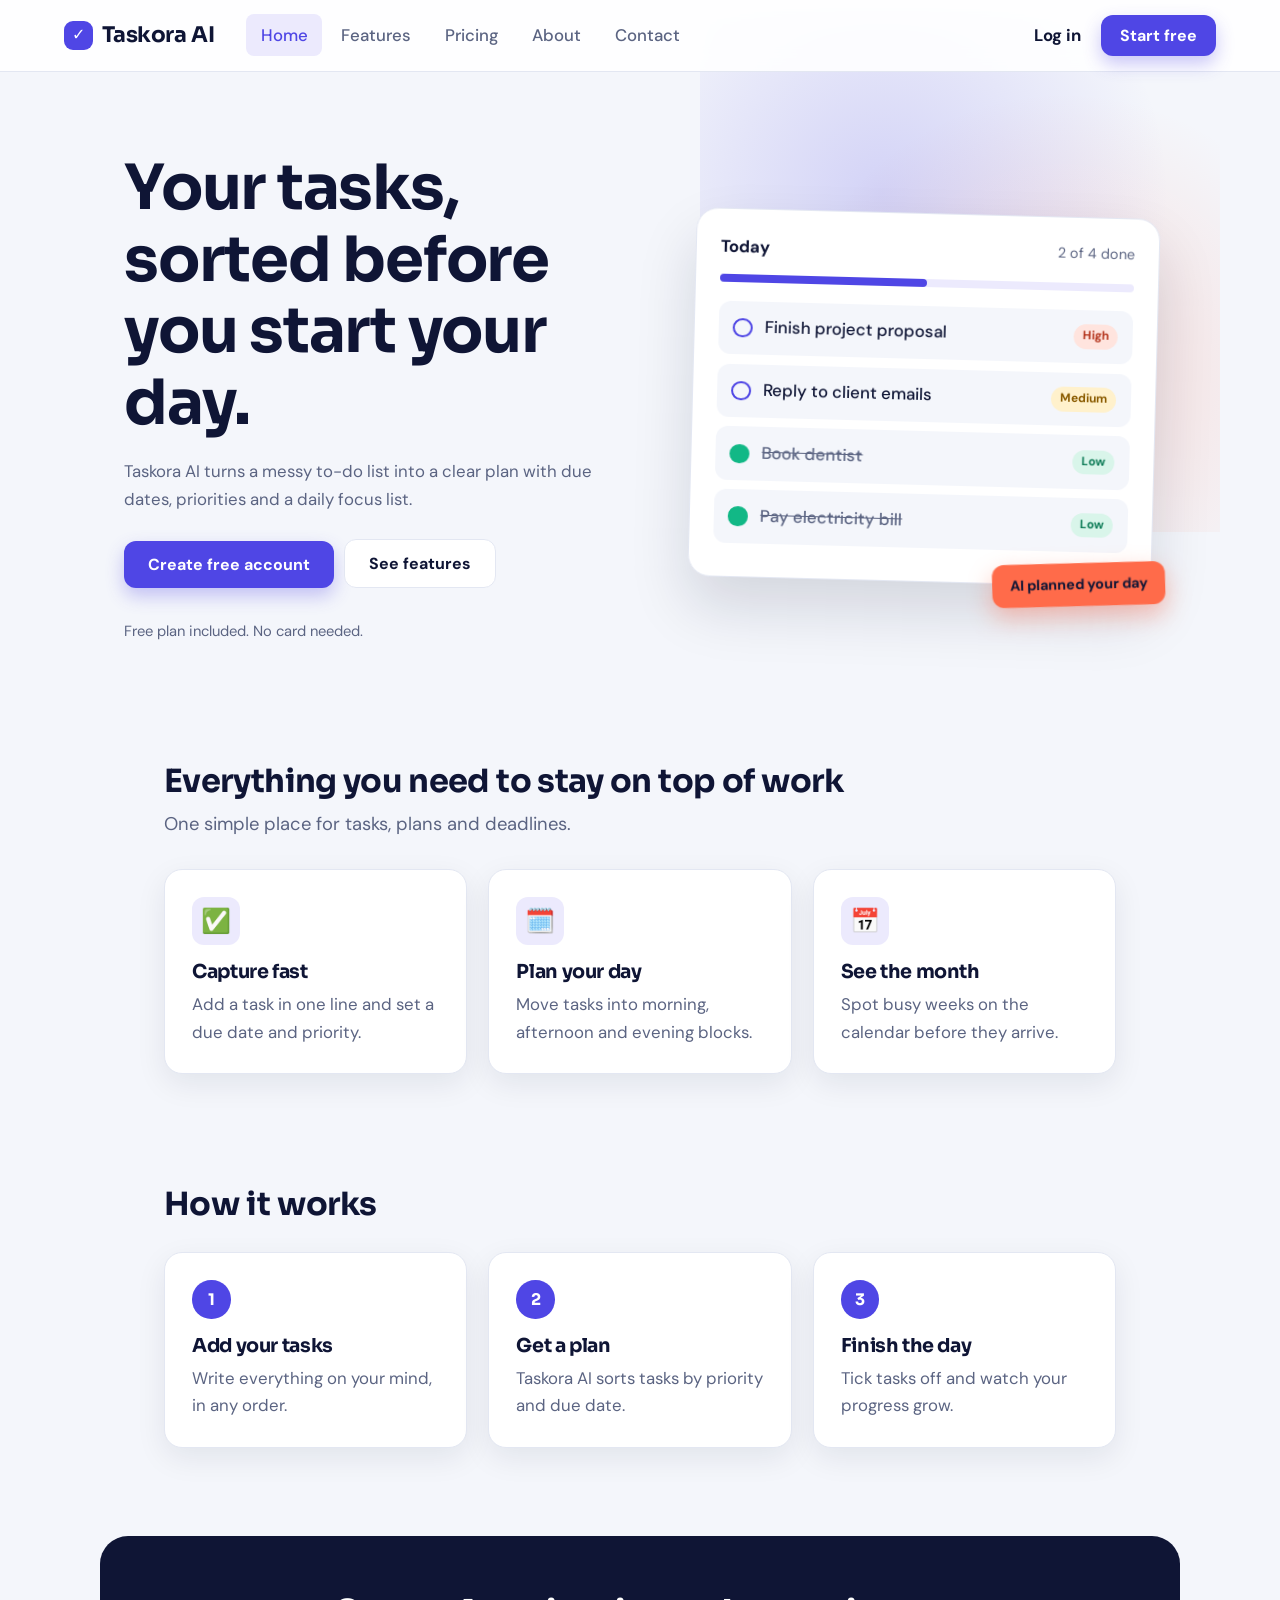
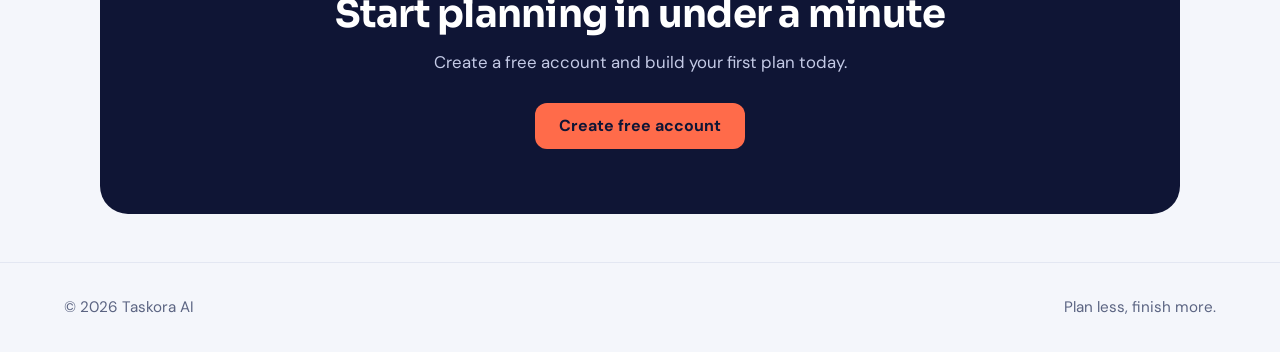
<file: index.html>
<!DOCTYPE html>
<html lang="en">
<head>
  <meta charset="UTF-8">
  <meta name="viewport" content="width=device-width, initial-scale=1">
  <title>Taskora AI</title>
  <link rel="preconnect" href="https://fonts.googleapis.com">
  <link rel="preconnect" href="https://fonts.gstatic.com" crossorigin>
  <link href="https://fonts.googleapis.com/css2?family=DM+Sans:wght@400;500;700&family=Sora:wght@600;700&display=swap" rel="stylesheet">
  <link rel="stylesheet" href="css/style.css">
  <link rel="stylesheet" href="css/animations.css">
</head>
<body>

  <header class="nav">
    <a class="logo" href="index.html">Taskora AI</a>
    <nav>
      <a class="active" href="index.html">Home</a>
      <a href="features.html">Features</a>
      <a href="pricing.html">Pricing</a>
      <a href="about.html">About</a>
      <a href="contact.html">Contact</a>
    </nav>
    <div class="nav-cta">
      <a href="login.html">Log in</a>
      <a class="btn" href="signup.html">Start free</a>
    </div>
  </header>

  <main>
    <section class="hero">
      <div>
        <h1>Your tasks, sorted before you start your day.</h1>
        <p>Taskora AI turns a messy to-do list into a clear plan with due dates, priorities and a daily focus list.</p>
        <a class="btn" href="signup.html">Create free account</a>
        <a class="btn ghost" href="features.html">See features</a>
        <p class="note">Free plan included. No card needed.</p>
      </div>

      <div class="mock">
        <div class="mock-top"><b>Today</b><span>2 of 4 done</span></div>
        <div class="progress"><span></span></div>

        <div class="mrow"><span class="dot"></span><span class="txt">Finish project proposal</span><span class="chip hi">High</span></div>
        <div class="mrow"><span class="dot"></span><span class="txt">Reply to client emails</span><span class="chip md">Medium</span></div>
        <div class="mrow done"><span class="dot"></span><span class="txt">Book dentist</span><span class="chip lo">Low</span></div>
        <div class="mrow done"><span class="dot"></span><span class="txt">Pay electricity bill</span><span class="chip lo">Low</span></div>

        <div class="badge">AI planned your day</div>
      </div>
    </section>

    <section class="section">
      <h2>Everything you need to stay on top of work</h2>
      <p class="lead">One simple place for tasks, plans and deadlines.</p>

      <div class="grid">
        <article class="card">
          <div class="icon">✅</div>
          <h3>Capture fast</h3>
          <p>Add a task in one line and set a due date and priority.</p>
        </article>
        <article class="card">
          <div class="icon">🗓️</div>
          <h3>Plan your day</h3>
          <p>Move tasks into morning, afternoon and evening blocks.</p>
        </article>
        <article class="card">
          <div class="icon">📅</div>
          <h3>See the month</h3>
          <p>Spot busy weeks on the calendar before they arrive.</p>
        </article>
      </div>
    </section>

    <section class="section">
      <h2>How it works</h2>

      <div class="steps">
        <article class="card step">
          <div class="num">1</div>
          <h3>Add your tasks</h3>
          <p>Write everything on your mind, in any order.</p>
        </article>
        <article class="card step">
          <div class="num">2</div>
          <h3>Get a plan</h3>
          <p>Taskora AI sorts tasks by priority and due date.</p>
        </article>
        <article class="card step">
          <div class="num">3</div>
          <h3>Finish the day</h3>
          <p>Tick tasks off and watch your progress grow.</p>
        </article>
      </div>
    </section>

    <section class="cta">
      <h2>Start planning in under a minute</h2>
      <p>Create a free account and build your first plan today.</p>
      <a class="btn" href="signup.html">Create free account</a>
    </section>
  </main>

  <footer class="footer">
    <p>&copy; 2026 Taskora AI</p>
    <p>Plan less, finish more.</p>
  </footer>

</body>
</html>
</file>
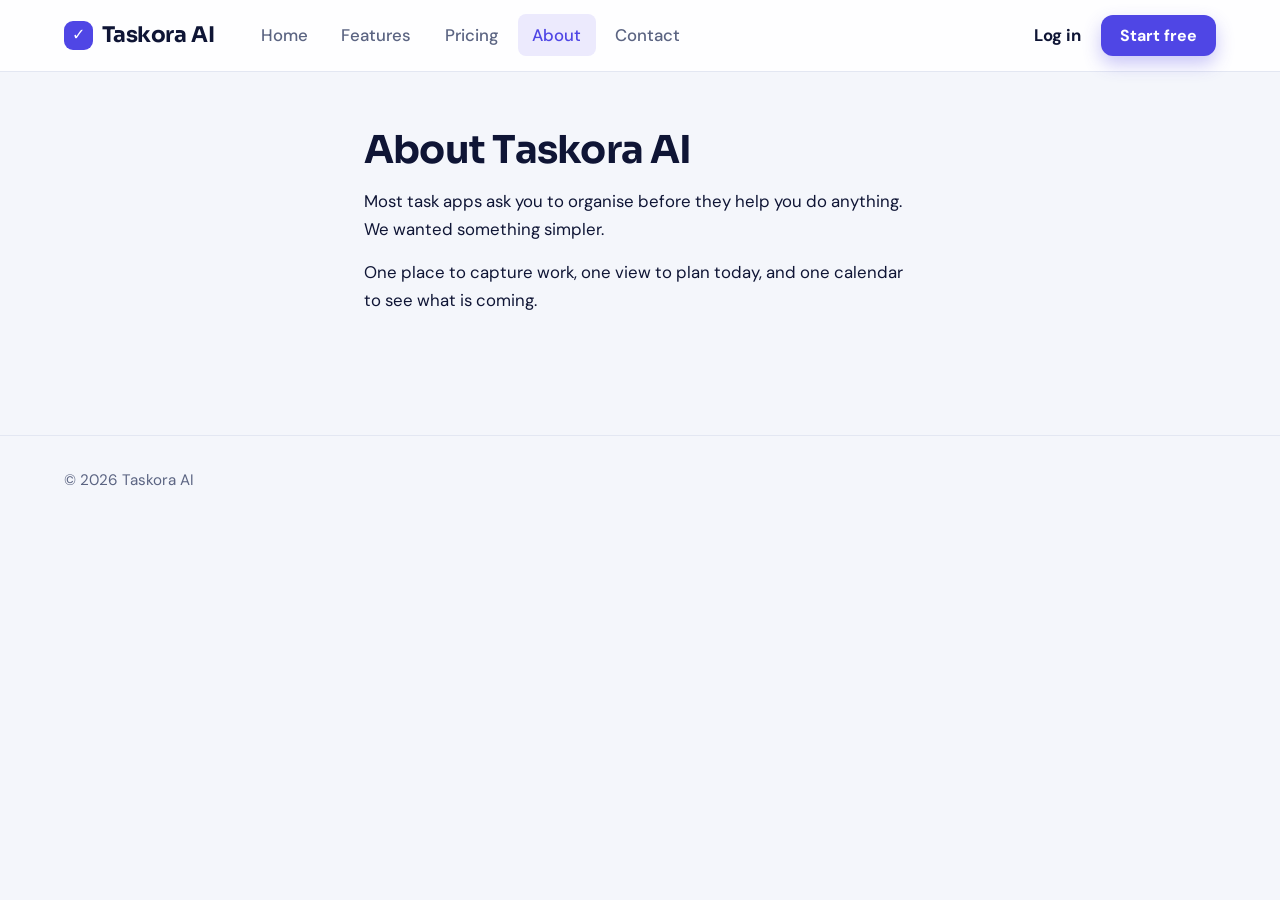
<file: about.html>
<!DOCTYPE html>
<html lang="en">

<head>
    <meta charset="UTF-8">
    <meta name="viewport" content="width=device-width, initial-scale=1">
    <title>About | Taskora AI</title>
    <link rel="stylesheet" href="css/style.css">
    <link rel="preconnect" href="https://fonts.googleapis.com">
    <link rel="preconnect" href="https://fonts.gstatic.com" crossorigin>
    <link href="https://fonts.googleapis.com/css2?family=DM+Sans:wght@400;500;700&family=Sora:wght@600;700&display=swap"
        rel="stylesheet">
    <link rel="stylesheet" href="css/animations.css">
</head>

<body>

    <header class="nav">
        <a class="logo" href="index.html">Taskora AI</a>
        <nav>
            <a href="index.html">Home</a>
            <a href="features.html">Features</a>
            <a href="pricing.html">Pricing</a>
            <a class="active" href="about.html">About</a>
            <a href="contact.html">Contact</a>
        </nav>
        <div class="nav-cta">
            <a href="login.html">Log in</a>
            <a class="btn" href="signup.html">Start free</a>
        </div>
    </header>

    <main>
        <section class="section narrow">
            <h1>About Taskora AI</h1>
            <p>Most task apps ask you to organise before they help you do anything. We wanted something simpler.</p>
            <p>One place to capture work, one view to plan today, and one calendar to see what is coming.</p>
        </section>
    </main>

    <footer class="footer">
        <p>&copy; 2026 Taskora AI</p>
    </footer>

</body>

</html>
</file>
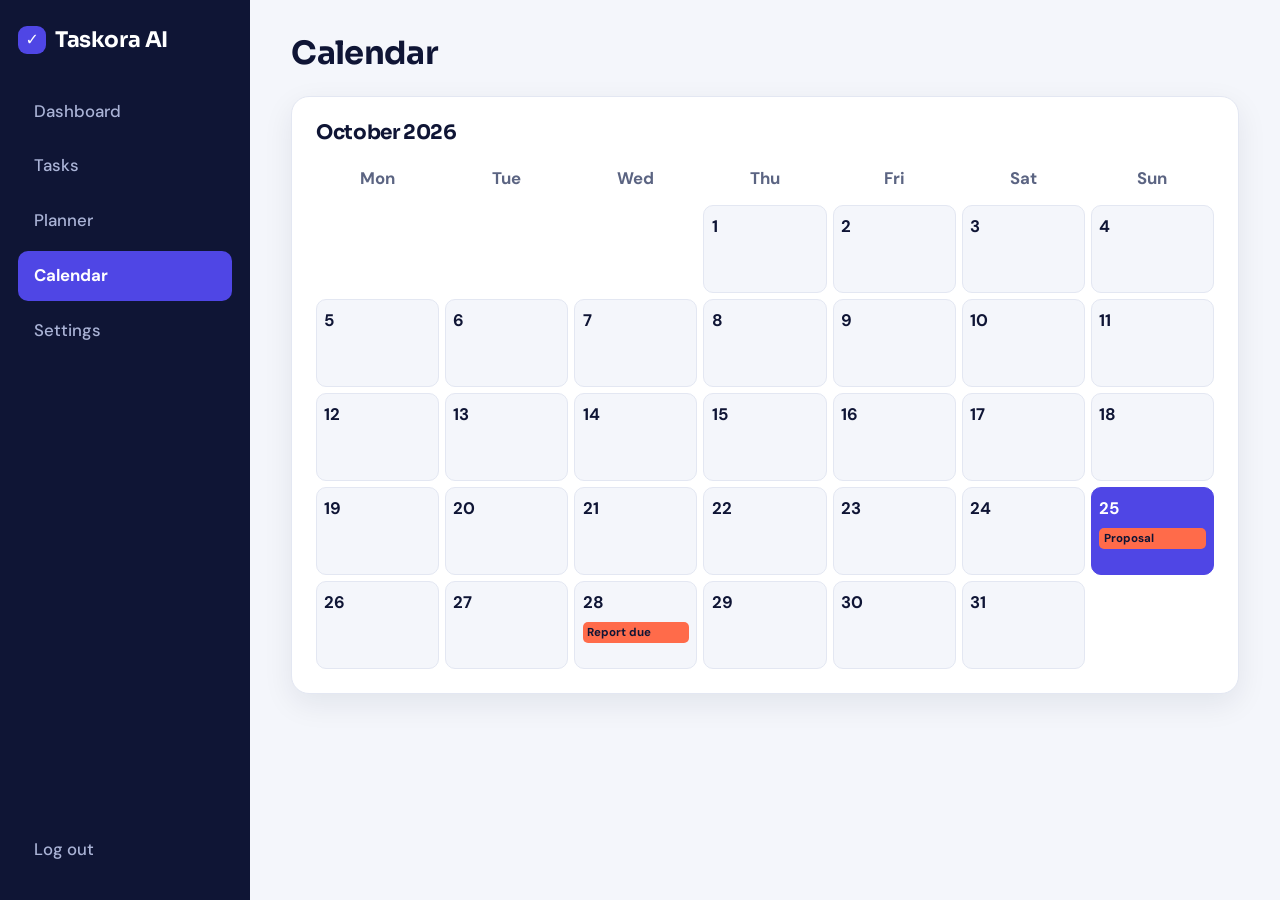
<file: calendar.html>
<!DOCTYPE html>
<html lang="en">

<head>
    <meta charset="UTF-8">
    <meta name="viewport" content="width=device-width, initial-scale=1">
    <title>Calendar | Taskora AI</title>
    <link rel="stylesheet" href="css/style.css">
    <link rel="stylesheet" href="css/dashboard.css">
    <link rel="preconnect" href="https://fonts.googleapis.com">
    <link rel="preconnect" href="https://fonts.gstatic.com" crossorigin>
    <link href="https://fonts.googleapis.com/css2?family=DM+Sans:wght@400;500;700&family=Sora:wght@600;700&display=swap"
        rel="stylesheet">
    <link rel="stylesheet" href="css/animations.css">
</head>

<body class="app">

    <aside class="side">
        <a class="logo" href="index.html">Taskora AI</a>
        <nav>
            <a href="dashboard.html">Dashboard</a>
            <a href="tasks.html">Tasks</a>
            <a href="planner.html">Planner</a>
            <a class="active" href="calendar.html">Calendar</a>
            <a href="settings.html">Settings</a>
        </nav>
        <a class="out" href="login.html">Log out</a>
    </aside>

    <main class="panel">
        <h1>Calendar</h1>

        <section class="box">
            <h2>October 2026</h2>

            <div class="cal">
                <div class="dow">Mon</div>
                <div class="dow">Tue</div>
                <div class="dow">Wed</div>
                <div class="dow">Thu</div>
                <div class="dow">Fri</div>
                <div class="dow">Sat</div>
                <div class="dow">Sun</div>

                <div class="day empty"></div>
                <div class="day empty"></div>
                <div class="day empty"></div>

                <div class="day">1</div>
                <div class="day">2</div>
                <div class="day">3</div>
                <div class="day">4</div>
                <div class="day">5</div>
                <div class="day">6</div>
                <div class="day">7</div>
                <div class="day">8</div>
                <div class="day">9</div>
                <div class="day">10</div>
                <div class="day">11</div>
                <div class="day">12</div>
                <div class="day">13</div>
                <div class="day">14</div>
                <div class="day">15</div>
                <div class="day">16</div>
                <div class="day">17</div>
                <div class="day">18</div>
                <div class="day">19</div>
                <div class="day">20</div>
                <div class="day">21</div>
                <div class="day">22</div>
                <div class="day">23</div>
                <div class="day">24</div>
                <div class="day today">25<small>Proposal</small></div>
                <div class="day">26</div>
                <div class="day">27</div>
                <div class="day">28<small>Report due</small></div>
                <div class="day">29</div>
                <div class="day">30</div>
                <div class="day">31</div>
            </div>
        </section>
    </main>

</body>

</html>
</file>
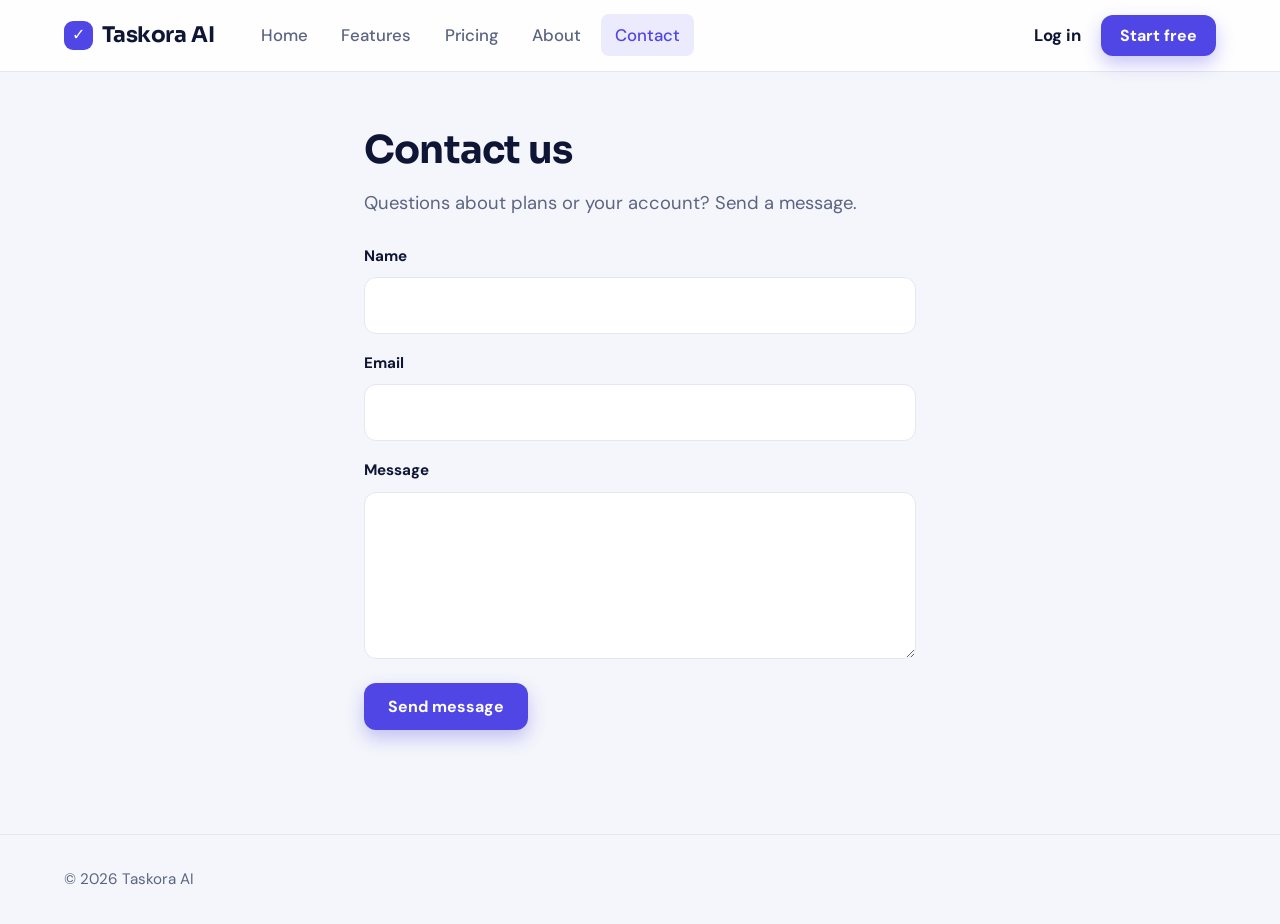
<file: contact.html>
<!DOCTYPE html>
<html lang="en">

<head>
    <meta charset="UTF-8">
    <meta name="viewport" content="width=device-width, initial-scale=1">
    <title>Contact | Taskora AI</title>
    <link rel="stylesheet" href="css/style.css">
    <link rel="preconnect" href="https://fonts.googleapis.com">
    <link rel="preconnect" href="https://fonts.gstatic.com" crossorigin>
    <link href="https://fonts.googleapis.com/css2?family=DM+Sans:wght@400;500;700&family=Sora:wght@600;700&display=swap"
        rel="stylesheet">
    <link rel="stylesheet" href="css/animations.css">
</head>

<body>

    <header class="nav">
        <a class="logo" href="index.html">Taskora AI</a>
        <nav>
            <a href="index.html">Home</a>
            <a href="features.html">Features</a>
            <a href="pricing.html">Pricing</a>
            <a href="about.html">About</a>
            <a class="active" href="contact.html">Contact</a>
        </nav>
        <div class="nav-cta">
            <a href="login.html">Log in</a>
            <a class="btn" href="signup.html">Start free</a>
        </div>
    </header>

    <main>
        <section class="section narrow">
            <h1>Contact us</h1>
            <p class="lead">Questions about plans or your account? Send a message.</p>

            <form class="form" action="#" method="post">
                <label for="name">Name</label>
                <input id="name" name="name" type="text" required>

                <label for="email">Email</label>
                <input id="email" name="email" type="email" required>

                <label for="message">Message</label>
                <textarea id="message" name="message" rows="5" required></textarea>

                <button class="btn" type="submit">Send message</button>
            </form>
        </section>
    </main>

    <footer class="footer">
        <p>&copy; 2026 Taskora AI</p>
    </footer>

</body>

</html>
</file>
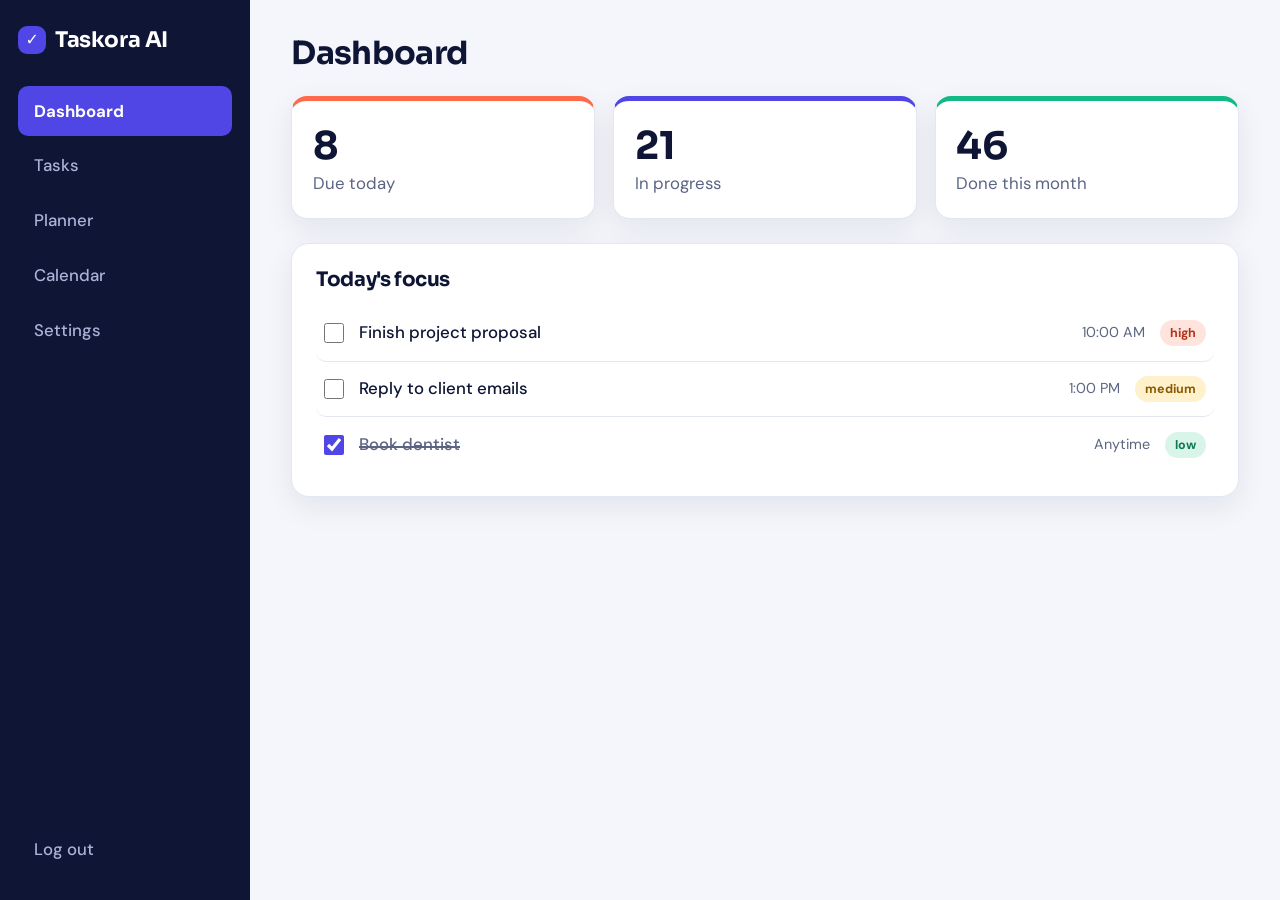
<file: dashboard.html>
<!DOCTYPE html>
<html lang="en">

<head>
    <meta charset="UTF-8">
    <meta name="viewport" content="width=device-width, initial-scale=1">
    <title>Dashboard | Taskora AI</title>
    <link rel="stylesheet" href="css/style.css">
    <link rel="stylesheet" href="css/dashboard.css">
    <link rel="preconnect" href="https://fonts.googleapis.com">
    <link rel="preconnect" href="https://fonts.gstatic.com" crossorigin>
    <link href="https://fonts.googleapis.com/css2?family=DM+Sans:wght@400;500;700&family=Sora:wght@600;700&display=swap"
        rel="stylesheet">
    <link rel="stylesheet" href="css/animations.css">
</head>

<body class="app">

    <aside class="side">
        <a class="logo" href="index.html">Taskora AI</a>
        <nav>
            <a class="active" href="dashboard.html">Dashboard</a>
            <a href="tasks.html">Tasks</a>
            <a href="planner.html">Planner</a>
            <a href="calendar.html">Calendar</a>
            <a href="settings.html">Settings</a>
        </nav>
        <a class="out" href="login.html">Log out</a>
    </aside>

    <main class="panel">
        <h1>Dashboard</h1>

        <div class="stats">
            <div class="stat"><b class="count" style="--n:8"></b>Due today</div>
            <div class="stat"><b class="count" style="--n:21"></b>In progress</div>
            <div class="stat"><b class="count" style="--n:46"></b>Done this month</div>
        </div>

        <section class="box">
            <h2>Today's focus</h2>
            <ul class="tasks">
                <li class="task">
                    <input type="checkbox" id="d1">
                    <label for="d1">Finish project proposal</label>
                    <span class="meta">10:00 AM</span>
                    <span class="tag high">high</span>
                </li>
                <li class="task">
                    <input type="checkbox" id="d2">
                    <label for="d2">Reply to client emails</label>
                    <span class="meta">1:00 PM</span>
                    <span class="tag medium">medium</span>
                </li>
                <li class="task">
                    <input type="checkbox" id="d3" checked>
                    <label for="d3">Book dentist</label>
                    <span class="meta">Anytime</span>
                    <span class="tag low">low</span>
                </li>
            </ul>
        </section>
    </main>

</body>

</html>
</file>
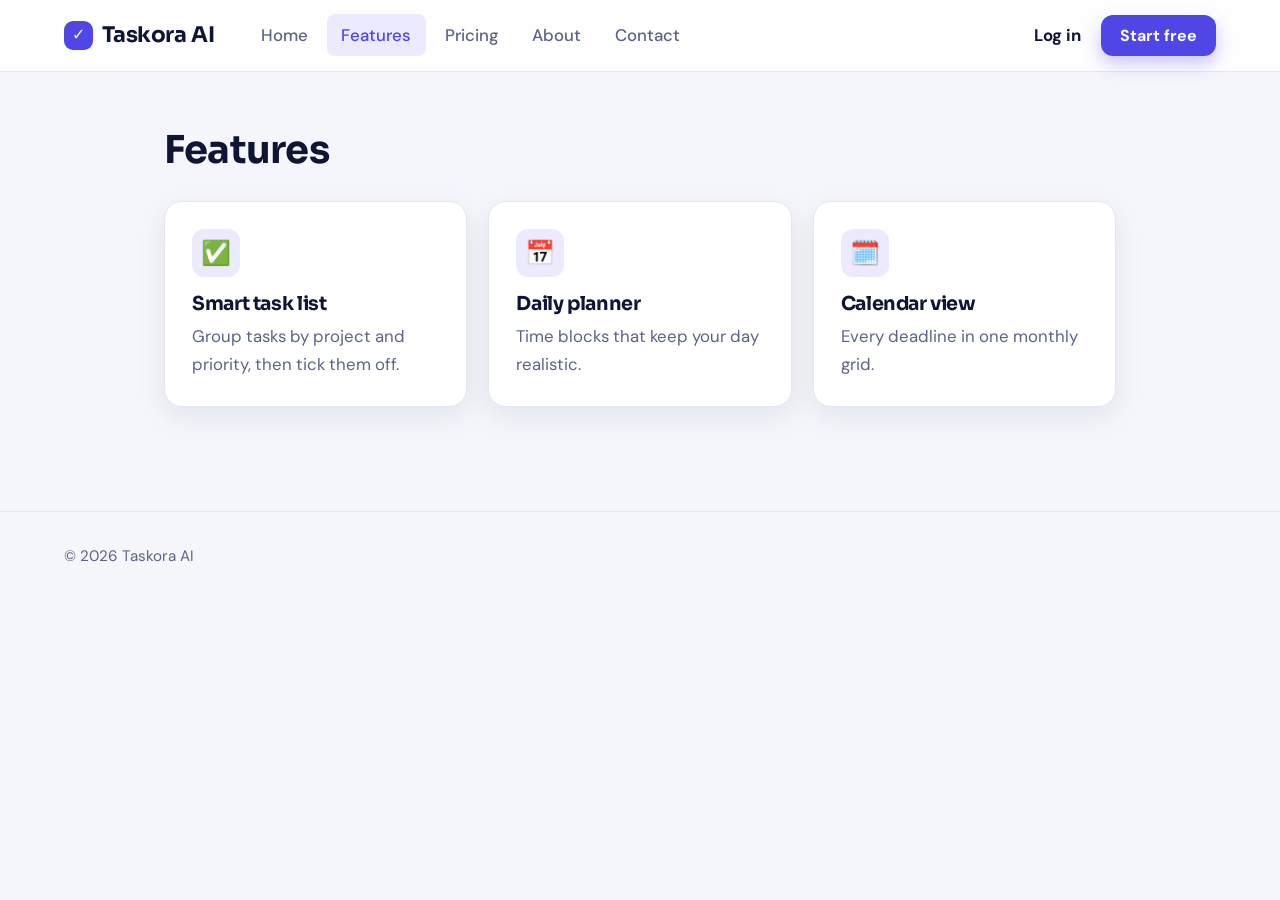
<file: features.html>
<!DOCTYPE html>
<html lang="en">

<head>
    <meta charset="UTF-8">
    <meta name="viewport" content="width=device-width, initial-scale=1">
    <title>Features | Taskora AI</title>
    <link rel="stylesheet" href="css/style.css">
    <link rel="preconnect" href="https://fonts.googleapis.com">
    <link rel="preconnect" href="https://fonts.gstatic.com" crossorigin>
    <link href="https://fonts.googleapis.com/css2?family=DM+Sans:wght@400;500;700&family=Sora:wght@600;700&display=swap"
        rel="stylesheet">
    <link rel="stylesheet" href="css/animations.css">
</head>

<body>

    <header class="nav">
        <a class="logo" href="index.html">Taskora AI</a>
        <nav>
            <a href="index.html">Home</a>
            <a class="active" href="features.html">Features</a>
            <a href="pricing.html">Pricing</a>
            <a href="about.html">About</a>
            <a href="contact.html">Contact</a>
        </nav>
        <div class="nav-cta">
            <a href="login.html">Log in</a>
            <a class="btn" href="signup.html">Start free</a>
        </div>
    </header>

    <main>
        <section class="section">
            <h1>Features</h1>
            <div class="grid">
                <article class="card">
                    <div class="icon">✅</div>
                    <h3>Smart task list</h3>
                    <p>Group tasks by project and priority, then tick them off.</p>
                </article>
                <article class="card">
                    <div class="icon">📅</div>
                    <h3>Daily planner</h3>
                    <p>Time blocks that keep your day realistic.</p>
                </article>
                <article class="card">
                    <div class="icon">🗓️</div>
                    <h3>Calendar view</h3>
                    <p>Every deadline in one monthly grid.</p>
                </article>
            </div>
        </section>
    </main>

    <footer class="footer">
        <p>&copy; 2026 Taskora AI</p>
    </footer>

</body>

</html>
</file>
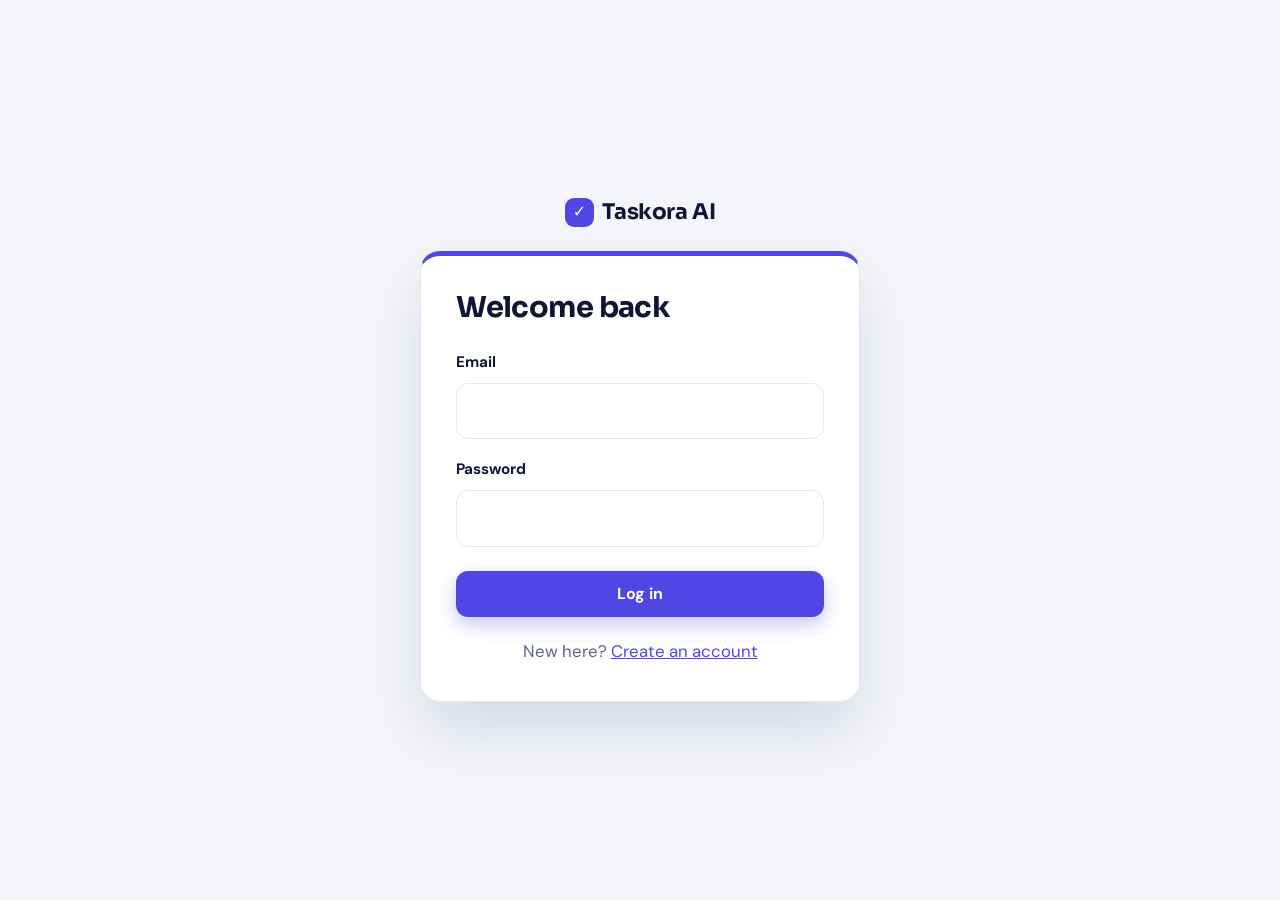
<file: login.html>
<!DOCTYPE html>
<html lang="en">

<head>
    <meta charset="UTF-8">
    <meta name="viewport" content="width=device-width, initial-scale=1">
    <title>Log in | Taskora AI</title>
    <link rel="stylesheet" href="css/style.css">
    <link rel="stylesheet" href="css/auth.css">
    <link rel="preconnect" href="https://fonts.googleapis.com">
    <link rel="preconnect" href="https://fonts.gstatic.com" crossorigin>
    <link href="https://fonts.googleapis.com/css2?family=DM+Sans:wght@400;500;700&family=Sora:wght@600;700&display=swap"
        rel="stylesheet">
    <link rel="stylesheet" href="css/animations.css">
</head>

<body class="auth-page">

    <a class="logo" href="index.html">Taskora AI</a>

    <main class="auth-card">
        <h1>Welcome back</h1>

        <form class="form" action="dashboard.html">
            <label for="email">Email</label>
            <input id="email" name="email" type="email" required>

            <label for="password">Password</label>
            <input id="password" name="password" type="password" required>

            <button class="btn" type="submit">Log in</button>
        </form>

        <p class="alt">New here? <a href="signup.html">Create an account</a></p>
    </main>

</body>

</html>
</file>
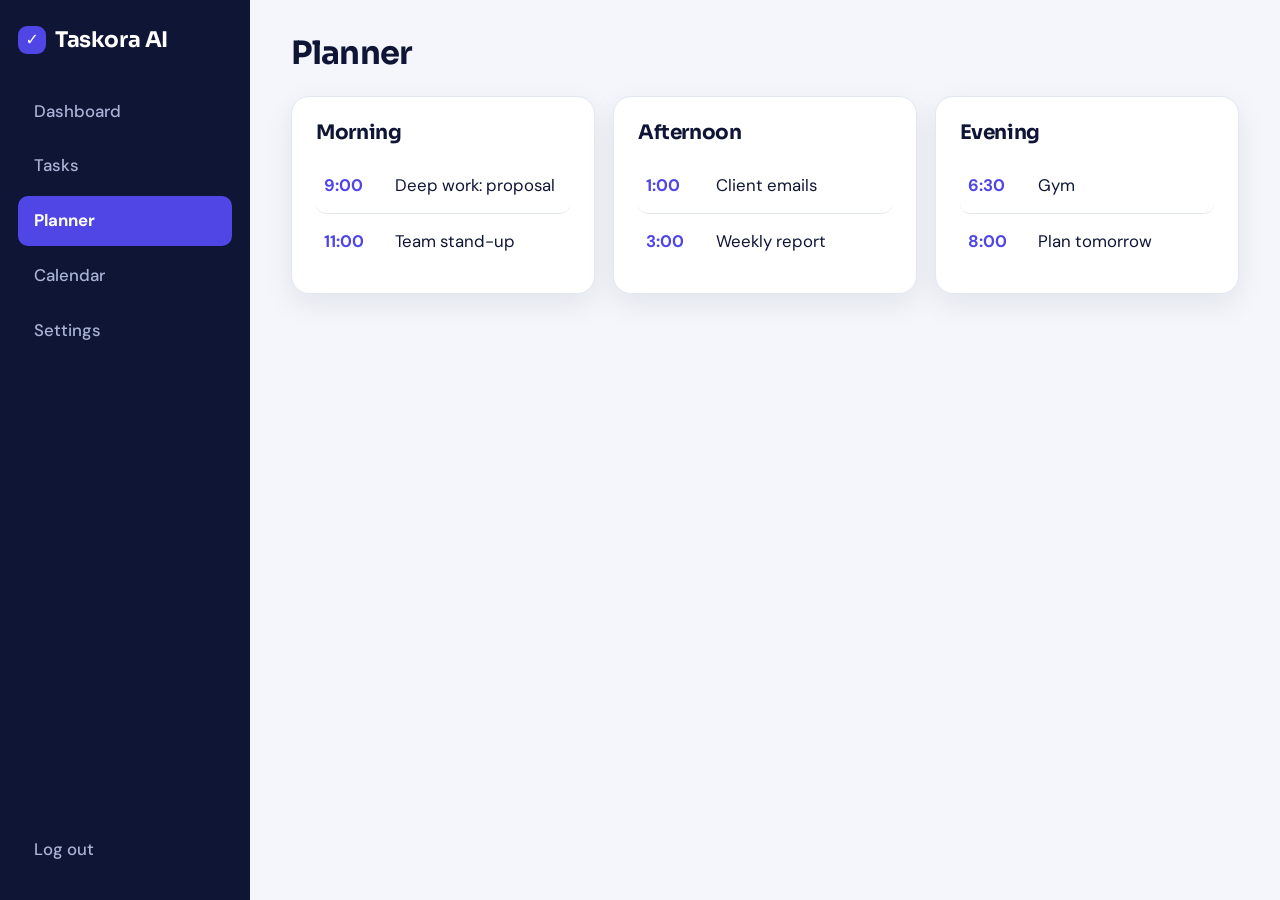
<file: planner.html>
<!DOCTYPE html>
<html lang="en">

<head>
    <meta charset="UTF-8">
    <meta name="viewport" content="width=device-width, initial-scale=1">
    <title>Planner | Taskora AI</title>
    <link rel="stylesheet" href="css/style.css">
    <link rel="stylesheet" href="css/dashboard.css">
    <link rel="preconnect" href="https://fonts.googleapis.com">
    <link rel="preconnect" href="https://fonts.gstatic.com" crossorigin>
    <link href="https://fonts.googleapis.com/css2?family=DM+Sans:wght@400;500;700&family=Sora:wght@600;700&display=swap"
        rel="stylesheet">
    <link rel="stylesheet" href="css/animations.css">
</head>

<body class="app">

    <aside class="side">
        <a class="logo" href="index.html">Taskora AI</a>
        <nav>
            <a href="dashboard.html">Dashboard</a>
            <a href="tasks.html">Tasks</a>
            <a class="active" href="planner.html">Planner</a>
            <a href="calendar.html">Calendar</a>
            <a href="settings.html">Settings</a>
        </nav>
        <a class="out" href="login.html">Log out</a>
    </aside>

    <main class="panel">
        <h1>Planner</h1>

        <div class="cols">
            <section class="box">
                <h2>Morning</h2>
                <ul class="tasks">
                    <li class="task"><span class="time">9:00</span><span>Deep work: proposal</span></li>
                    <li class="task"><span class="time">11:00</span><span>Team stand-up</span></li>
                </ul>
            </section>

            <section class="box">
                <h2>Afternoon</h2>
                <ul class="tasks">
                    <li class="task"><span class="time">1:00</span><span>Client emails</span></li>
                    <li class="task"><span class="time">3:00</span><span>Weekly report</span></li>
                </ul>
            </section>

            <section class="box">
                <h2>Evening</h2>
                <ul class="tasks">
                    <li class="task"><span class="time">6:30</span><span>Gym</span></li>
                    <li class="task"><span class="time">8:00</span><span>Plan tomorrow</span></li>
                </ul>
            </section>
        </div>
    </main>

</body>

</html>
</file>
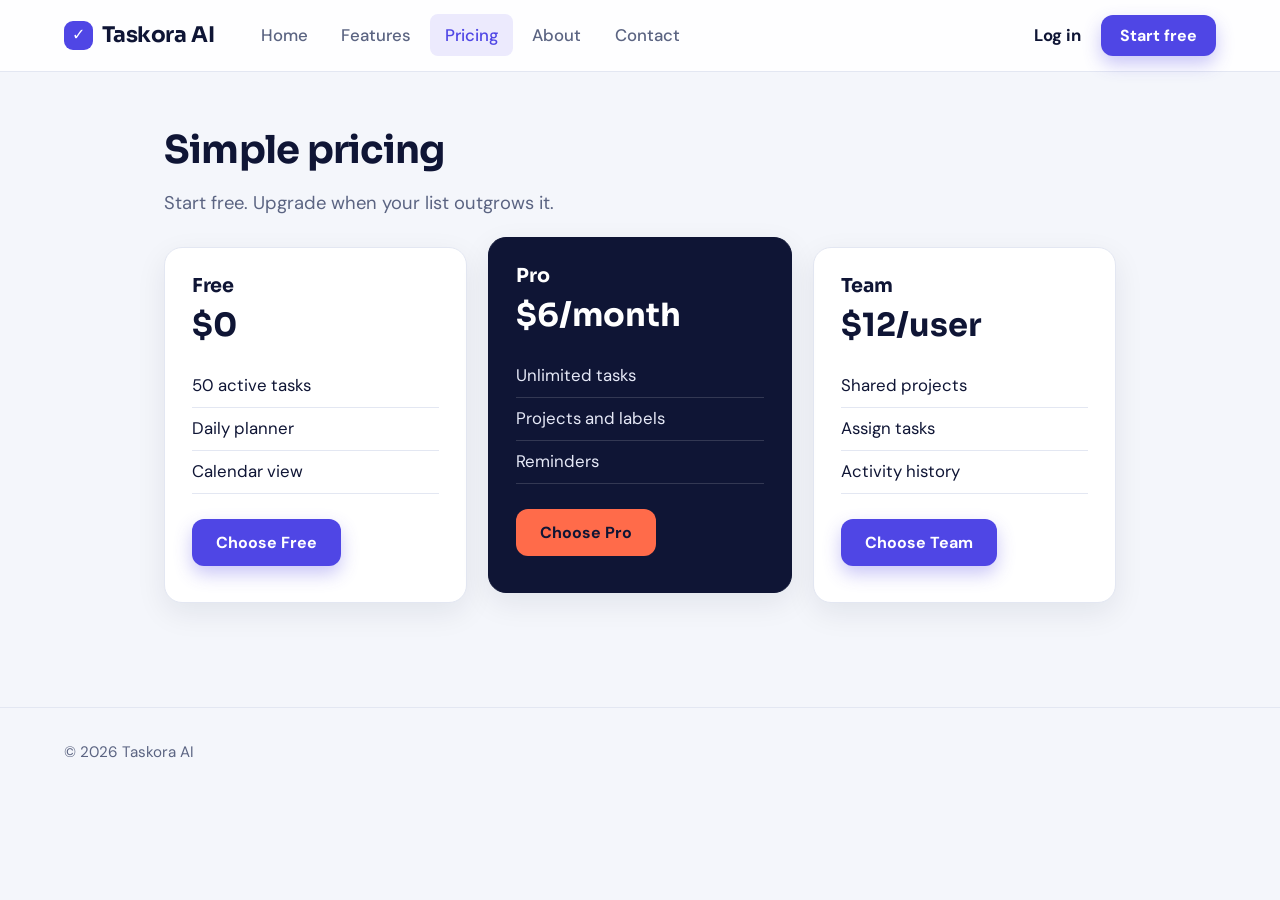
<file: pricing.html>
<!DOCTYPE html>
<html lang="en">

<head>
    <meta charset="UTF-8">
    <meta name="viewport" content="width=device-width, initial-scale=1">
    <title>Pricing | Taskora AI</title>
    <link rel="stylesheet" href="css/style.css">
    <link rel="preconnect" href="https://fonts.googleapis.com">
    <link rel="preconnect" href="https://fonts.gstatic.com" crossorigin>
    <link href="https://fonts.googleapis.com/css2?family=DM+Sans:wght@400;500;700&family=Sora:wght@600;700&display=swap"
        rel="stylesheet">
    <link rel="stylesheet" href="css/animations.css">
</head>

<body>

    <header class="nav">
        <a class="logo" href="index.html">Taskora AI</a>
        <nav>
            <a href="index.html">Home</a>
            <a href="features.html">Features</a>
            <a class="active" href="pricing.html">Pricing</a>
            <a href="about.html">About</a>
            <a href="contact.html">Contact</a>
        </nav>
        <div class="nav-cta">
            <a href="login.html">Log in</a>
            <a class="btn" href="signup.html">Start free</a>
        </div>
    </header>

    <main>
        <section class="section">
            <h1>Simple pricing</h1>
            <p class="lead">Start free. Upgrade when your list outgrows it.</p>

            <div class="grid">
                <article class="card plan">
                    <h3>Free</h3>
                    <p class="price">$0</p>
                    <ul>
                        <li>50 active tasks</li>
                        <li>Daily planner</li>
                        <li>Calendar view</li>
                    </ul>
                    <a class="btn" href="signup.html">Choose Free</a>
                </article>

                <article class="card plan featured">
                    <h3>Pro</h3>
                    <p class="price">$6/month</p>
                    <ul>
                        <li>Unlimited tasks</li>
                        <li>Projects and labels</li>
                        <li>Reminders</li>
                    </ul>
                    <a class="btn" href="signup.html">Choose Pro</a>
                </article>

                <article class="card plan">
                    <h3>Team</h3>
                    <p class="price">$12/user</p>
                    <ul>
                        <li>Shared projects</li>
                        <li>Assign tasks</li>
                        <li>Activity history</li>
                    </ul>
                    <a class="btn" href="signup.html">Choose Team</a>
                </article>
            </div>
        </section>
    </main>

    <footer class="footer">
        <p>&copy; 2026 Taskora AI</p>
    </footer>

</body>

</html>
</file>
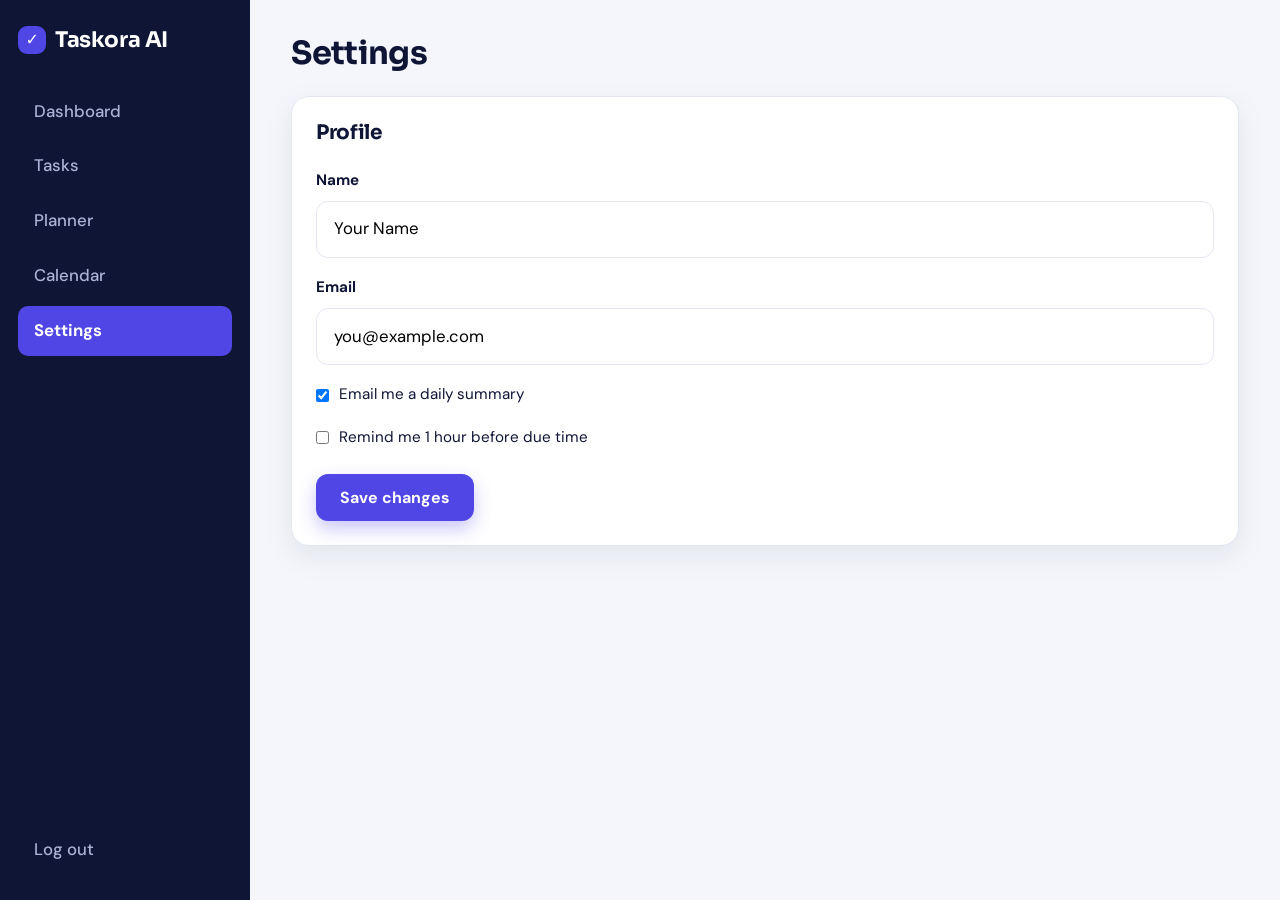
<file: settings.html>
<!DOCTYPE html>
<html lang="en">

<head>
    <meta charset="UTF-8">
    <meta name="viewport" content="width=device-width, initial-scale=1">
    <title>Settings | Taskora AI</title>
    <link rel="stylesheet" href="css/style.css">
    <link rel="stylesheet" href="css/dashboard.css">
    <link rel="preconnect" href="https://fonts.googleapis.com">
    <link rel="preconnect" href="https://fonts.gstatic.com" crossorigin>
    <link href="https://fonts.googleapis.com/css2?family=DM+Sans:wght@400;500;700&family=Sora:wght@600;700&display=swap"
        rel="stylesheet">
    <link rel="stylesheet" href="css/animations.css">
</head>

<body class="app">

    <aside class="side">
        <a class="logo" href="index.html">Taskora AI</a>
        <nav>
            <a href="dashboard.html">Dashboard</a>
            <a href="tasks.html">Tasks</a>
            <a href="planner.html">Planner</a>
            <a href="calendar.html">Calendar</a>
            <a class="active" href="settings.html">Settings</a>
        </nav>
        <a class="out" href="login.html">Log out</a>
    </aside>

    <main class="panel">
        <h1>Settings</h1>

        <section class="box">
            <h2>Profile</h2>

            <form class="form" action="#">
                <label for="name">Name</label>
                <input id="name" type="text" value="Your Name">

                <label for="email">Email</label>
                <input id="email" type="email" value="you@example.com">

                <label class="check">
                    <input type="checkbox" checked> Email me a daily summary
                </label>

                <label class="check">
                    <input type="checkbox"> Remind me 1 hour before due time
                </label>

                <button class="btn" type="submit">Save changes</button>
            </form>
        </section>
    </main>

</body>

</html>
</file>
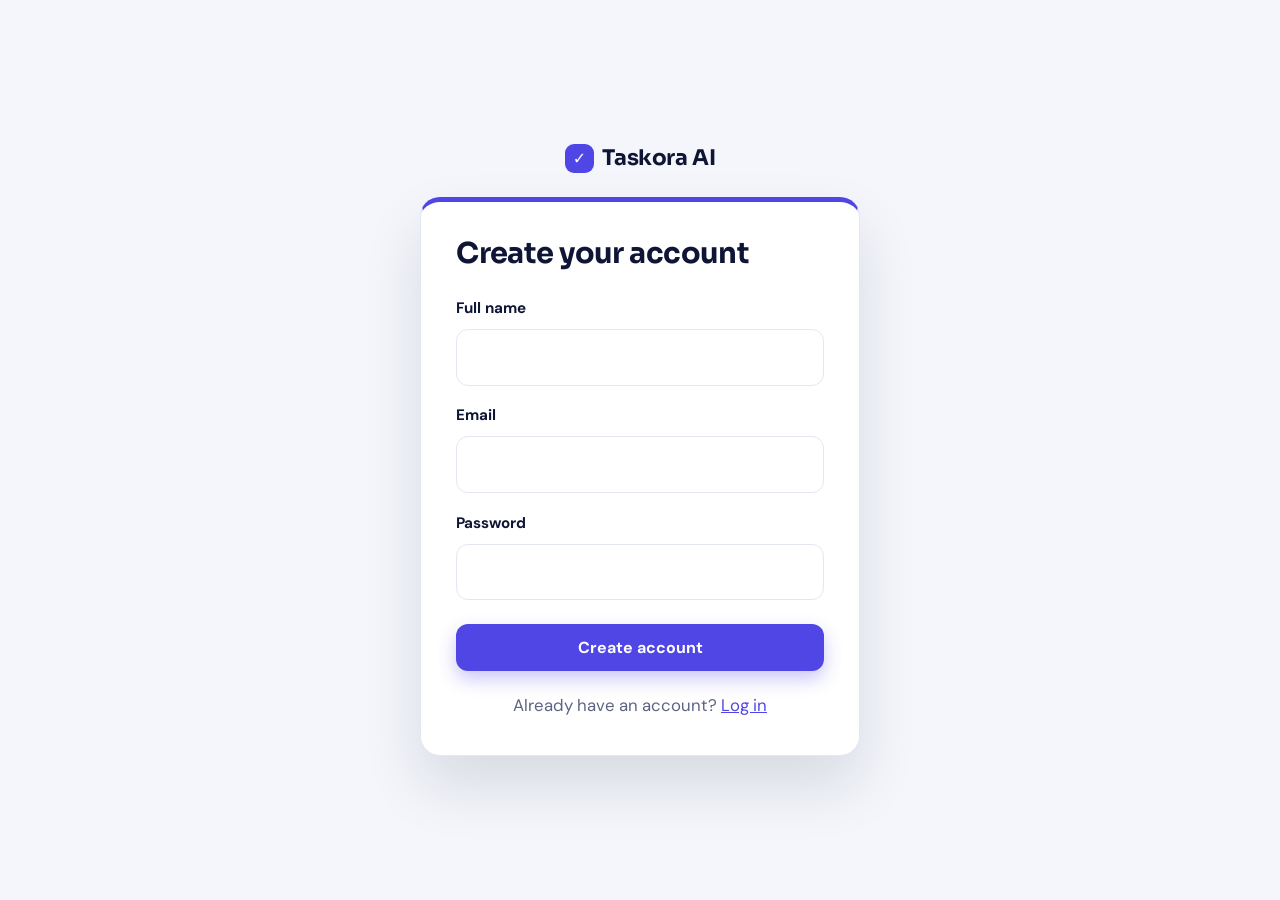
<file: signup.html>
<!DOCTYPE html>
<html lang="en">

<head>
    <meta charset="UTF-8">
    <meta name="viewport" content="width=device-width, initial-scale=1">
    <title>Sign up | Taskora AI</title>
    <link rel="stylesheet" href="css/style.css">
    <link rel="stylesheet" href="css/auth.css">
    <link rel="preconnect" href="https://fonts.googleapis.com">
    <link rel="preconnect" href="https://fonts.gstatic.com" crossorigin>
    <link href="https://fonts.googleapis.com/css2?family=DM+Sans:wght@400;500;700&family=Sora:wght@600;700&display=swap"
        rel="stylesheet">
    <link rel="stylesheet" href="css/animations.css">
</head>

<body class="auth-page">

    <a class="logo" href="index.html">Taskora AI</a>

    <main class="auth-card">
        <h1>Create your account</h1>

        <form class="form" action="dashboard.html">
            <label for="name">Full name</label>
            <input id="name" name="name" type="text" required>

            <label for="email">Email</label>
            <input id="email" name="email" type="email" required>

            <label for="password">Password</label>
            <input id="password" name="password" type="password" minlength="8" required>

            <button class="btn" type="submit">Create account</button>
        </form>

        <p class="alt">Already have an account? <a href="login.html">Log in</a></p>
    </main>

</body>

</html>
</file>
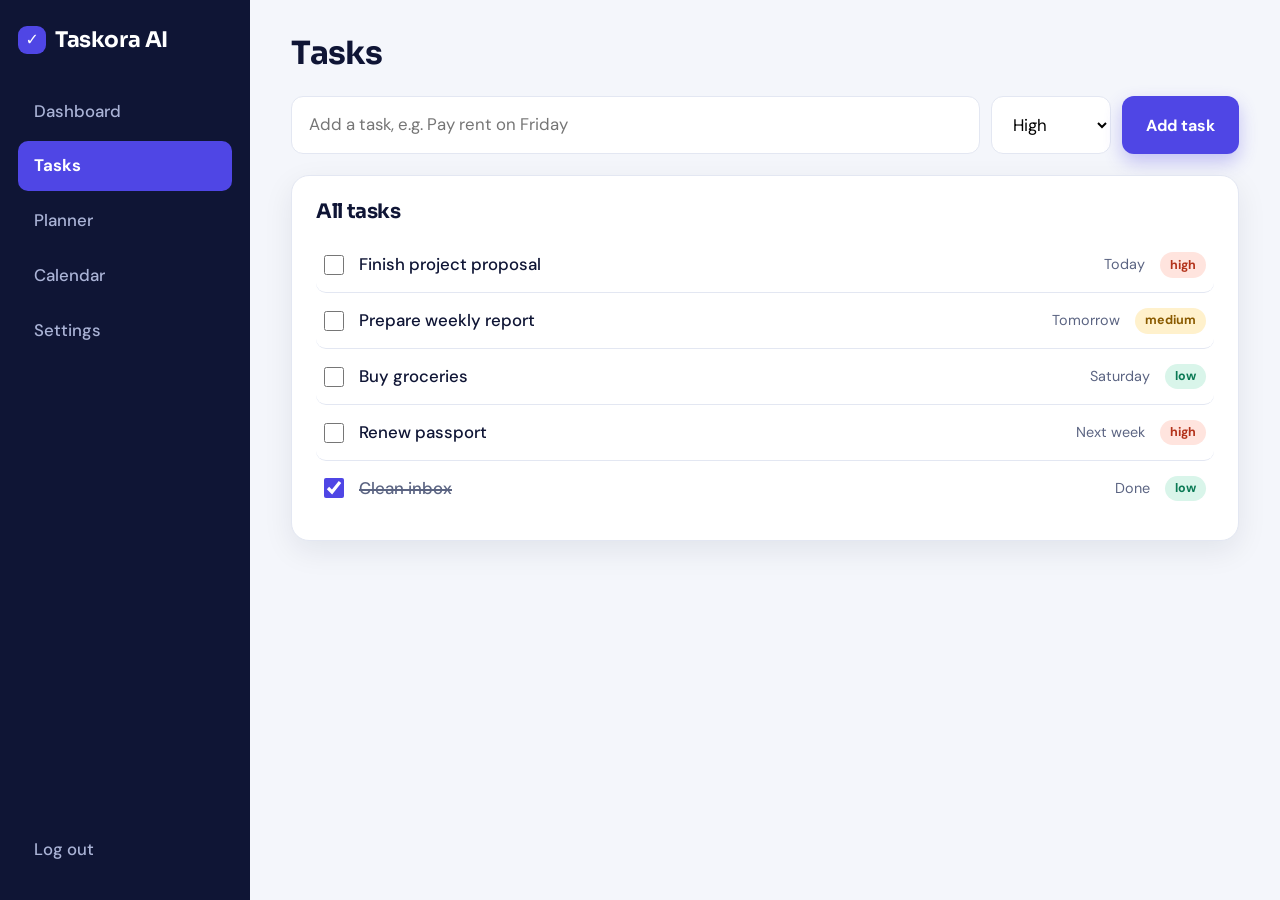
<file: tasks.html>
<!DOCTYPE html>
<html lang="en">

<head>
    <meta charset="UTF-8">
    <meta name="viewport" content="width=device-width, initial-scale=1">
    <title>Tasks | Taskora AI</title>
    <link rel="stylesheet" href="css/style.css">
    <link rel="stylesheet" href="css/dashboard.css">
    <link rel="preconnect" href="https://fonts.googleapis.com">
    <link rel="preconnect" href="https://fonts.gstatic.com" crossorigin>
    <link href="https://fonts.googleapis.com/css2?family=DM+Sans:wght@400;500;700&family=Sora:wght@600;700&display=swap"
        rel="stylesheet">
    <link rel="stylesheet" href="css/animations.css">
</head>

<body class="app">

    <aside class="side">
        <a class="logo" href="index.html">Taskora AI</a>
        <nav>
            <a href="dashboard.html">Dashboard</a>
            <a class="active" href="tasks.html">Tasks</a>
            <a href="planner.html">Planner</a>
            <a href="calendar.html">Calendar</a>
            <a href="settings.html">Settings</a>
        </nav>
        <a class="out" href="login.html">Log out</a>
    </aside>

    <main class="panel">
        <h1>Tasks</h1>

        <form class="addbar" action="#">
            <input type="text" placeholder="Add a task, e.g. Pay rent on Friday" aria-label="New task">
            <select aria-label="Priority">
                <option>High</option>
                <option>Medium</option>
                <option>Low</option>
            </select>
            <button class="btn" type="submit">Add task</button>
        </form>

        <section class="box">
            <h2>All tasks</h2>
            <ul class="tasks">
                <li class="task">
                    <input type="checkbox" id="t1">
                    <label for="t1">Finish project proposal</label>
                    <span class="meta">Today</span>
                    <span class="tag high">high</span>
                </li>
                <li class="task">
                    <input type="checkbox" id="t2">
                    <label for="t2">Prepare weekly report</label>
                    <span class="meta">Tomorrow</span>
                    <span class="tag medium">medium</span>
                </li>
                <li class="task">
                    <input type="checkbox" id="t3">
                    <label for="t3">Buy groceries</label>
                    <span class="meta">Saturday</span>
                    <span class="tag low">low</span>
                </li>
                <li class="task">
                    <input type="checkbox" id="t4">
                    <label for="t4">Renew passport</label>
                    <span class="meta">Next week</span>
                    <span class="tag high">high</span>
                </li>
                <li class="task">
                    <input type="checkbox" id="t5" checked>
                    <label for="t5">Clean inbox</label>
                    <span class="meta">Done</span>
                    <span class="tag low">low</span>
                </li>
            </ul>
        </section>
    </main>

</body>

</html>
</file>
<file: css/style.css>
:root {
  --bg: #f4f6fb;
  --ink: #0f1535;
  --muted: #5b6482;
  --line: #e3e7f2;
  --brand: #4f46e5;
  --brand-d: #3b34c4;
  --soft: #eceafd;
  --accent: #ff6b4a;
  --mint: #12b886;
  --white: #ffffff;
  --radius: 14px;
  --shadow: 0 10px 30px rgba(15, 21, 53, 0.08);
}

* { box-sizing: border-box; margin: 0; padding: 0; }

html { scroll-behavior: smooth; }

body {
  font-family: "DM Sans", system-ui, Arial, sans-serif;
  background: var(--bg);
  color: var(--ink);
  line-height: 1.65;
  font-size: 1.05rem;
  -webkit-font-smoothing: antialiased;
}

h1, h2, h3, .logo {
  font-family: "Sora", "DM Sans", system-ui, sans-serif;
  letter-spacing: -0.02em;
  line-height: 1.15;
}

a { color: var(--brand); }

:focus-visible { outline: 3px solid var(--accent); outline-offset: 3px; }

/* Logo with a small check mark badge */
.logo {
  display: inline-flex;
  align-items: center;
  font-size: 1.35rem;
  font-weight: 700;
  color: var(--ink);
  text-decoration: none;
}

.logo::before {
  content: "✓";
  display: inline-grid;
  place-items: center;
  width: 1.8rem;
  height: 1.8rem;
  margin-right: 0.55rem;
  background: var(--brand);
  color: var(--white);
  border-radius: 9px;
  font-size: 1rem;
}

/* Buttons */
.btn {
  display: inline-block;
  background: var(--brand);
  color: var(--white);
  padding: 0.8em 1.5em;
  border: 0;
  border-radius: 12px;
  font: 700 1rem "DM Sans", sans-serif;
  text-decoration: none;
  cursor: pointer;
  box-shadow: 0 8px 18px rgba(79, 70, 229, 0.3);
  transition: transform 0.15s, background 0.15s;
}

.btn:hover { background: var(--brand-d); transform: translateY(-2px); }

.btn.ghost {
  background: var(--white);
  color: var(--ink);
  border: 1px solid var(--line);
  box-shadow: none;
}

.btn.ghost:hover { border-color: var(--brand); color: var(--brand); }

/* Navbar */
.nav {
  position: sticky;
  top: 0;
  z-index: 10;
  display: flex;
  align-items: center;
  gap: 2rem;
  padding: 0.9rem 5%;
  background: rgba(255, 255, 255, 0.88);
  backdrop-filter: blur(10px);
  border-bottom: 1px solid var(--line);
}

.nav nav { display: flex; gap: 0.3rem; flex: 1; }

.nav nav a {
  color: var(--muted);
  text-decoration: none;
  font-weight: 500;
  padding: 0.45rem 0.9rem;
  border-radius: 8px;
}

.nav nav a:hover,
.nav nav a.active { color: var(--brand); background: var(--soft); }

.nav-cta { display: flex; align-items: center; gap: 1.2rem; }

.nav-cta a:not(.btn) { color: var(--ink); font-weight: 700; text-decoration: none; }

.nav-cta .btn { padding: 0.6em 1.2em; }

/* Hero (home page) */
.hero {
  max-width: 1160px;
  margin: 0 auto;
  padding: 5rem 5% 4rem;
  display: grid;
  grid-template-columns: 1.05fr 0.95fr;
  gap: 3.5rem;
  align-items: center;
}

.hero h1 {
  font-size: clamp(2.4rem, 5vw, 3.9rem);
  margin-bottom: 1.2rem;
}

.hero p { color: var(--muted); margin-bottom: 1.6rem; max-width: 48ch; }

.hero .btn { margin: 0 0.4rem 0.6rem 0; }

.hero .note { font-size: 0.92rem; margin: 0.8rem 0 0; }

/* App preview card in the hero */
.mock {
  position: relative;
  background: var(--white);
  border: 1px solid var(--line);
  border-radius: 22px;
  padding: 1.5rem;
  box-shadow: 0 30px 60px rgba(15, 21, 53, 0.14);
  transform: rotate(1.5deg);
}

.mock-top {
  display: flex;
  justify-content: space-between;
  margin-bottom: 0.8rem;
}

.mock-top span { color: var(--muted); font-size: 0.9rem; }

.progress {
  height: 8px;
  background: var(--soft);
  border-radius: 99px;
  margin-bottom: 1.2rem;
}

.progress span {
  display: block;
  width: 50%;
  height: 100%;
  background: var(--brand);
  border-radius: 99px;
}

.mrow {
  display: flex;
  align-items: center;
  gap: 0.8rem;
  padding: 0.8rem 0.9rem;
  margin-bottom: 0.6rem;
  background: var(--bg);
  border-radius: 12px;
  font-weight: 500;
}

.mrow .dot {
  width: 1.2rem;
  height: 1.2rem;
  border: 2px solid var(--brand);
  border-radius: 50%;
  flex-shrink: 0;
}

.mrow.done .dot { background: var(--mint); border-color: var(--mint); }
.mrow.done .txt { text-decoration: line-through; color: var(--muted); }

.chip {
  margin-left: auto;
  font-size: 0.75rem;
  font-weight: 700;
  padding: 0.2em 0.75em;
  border-radius: 99px;
}

.chip.hi { background: #ffe4de; color: #b3321a; }
.chip.md { background: #fff1cc; color: #8a5b00; }
.chip.lo { background: #d9f5ea; color: #0b7a55; }

.badge {
  position: absolute;
  right: -1rem;
  bottom: -1.3rem;
  background: var(--accent);
  color: var(--ink);
  font-weight: 700;
  font-size: 0.9rem;
  padding: 0.6rem 1.1rem;
  border-radius: 12px;
  box-shadow: 0 10px 24px rgba(255, 107, 74, 0.4);
  transform: rotate(-3deg);
}

/* Sections and cards */
.section { max-width: 1080px; margin: 0 auto; padding: 3.5rem 5%; }
.section.narrow { max-width: 680px; }
.section h1 { font-size: 2.4rem; margin-bottom: 1rem; }
.section h2 { font-size: 2rem; margin-bottom: 0.6rem; }
.section p { margin-bottom: 1rem; max-width: 65ch; }
.lead { color: var(--muted); font-size: 1.15rem; }

.grid {
  display: grid;
  grid-template-columns: repeat(auto-fit, minmax(250px, 1fr));
  gap: 1.3rem;
  margin-top: 1.8rem;
}

.card {
  background: var(--white);
  border: 1px solid var(--line);
  border-radius: 18px;
  padding: 1.7rem;
  box-shadow: var(--shadow);
}

.card h3 { font-size: 1.2rem; margin-bottom: 0.5rem; }
.card p { color: var(--muted); margin: 0; }

.icon {
  display: grid;
  place-items: center;
  width: 3rem;
  height: 3rem;
  margin-bottom: 1rem;
  background: var(--soft);
  border-radius: 12px;
  font-size: 1.5rem;
}

/* How it works */
.steps {
  display: grid;
  grid-template-columns: repeat(3, 1fr);
  gap: 1.3rem;
  margin-top: 1.8rem;
}

.step .num {
  display: grid;
  place-items: center;
  width: 2.4rem;
  height: 2.4rem;
  margin-bottom: 1rem;
  background: var(--brand);
  color: var(--white);
  border-radius: 50%;
  font: 700 1rem "Sora", sans-serif;
}

/* Call to action band */
.cta {
  width: 90%;
  max-width: 1080px;
  margin: 2rem auto;
  padding: 3.5rem 5%;
  background: var(--ink);
  color: var(--white);
  border-radius: 28px;
  text-align: center;
}

.cta h2 { font-size: clamp(1.7rem, 4vw, 2.4rem); margin-bottom: 0.8rem; }
.cta p { color: #c4cae6; margin: 0 auto 1.6rem; max-width: 48ch; }
.cta .btn { background: var(--accent); color: var(--ink); box-shadow: none; }

/* Pricing */
.plan ul { list-style: none; margin: 1.2rem 0 1.6rem; }
.plan li { padding: 0.45rem 0; border-bottom: 1px solid var(--line); }
.card .price { font: 700 2rem "Sora", sans-serif; color: var(--ink); }

.featured {
  background: var(--ink);
  border-color: var(--ink);
  transform: translateY(-10px);
}

.featured h3 { color: var(--white); }
.featured p { color: #c4cae6; }
.featured .price { color: var(--white); }
.featured li { color: #e6e9f7; border-color: rgba(255, 255, 255, 0.15); }
.featured .btn { background: var(--accent); color: var(--ink); box-shadow: none; }

/* Forms */
.form { display: grid; gap: 0.5rem; }
.form label { font-weight: 700; margin-top: 0.6rem; font-size: 0.95rem; }

.form input,
.form textarea {
  width: 100%;
  padding: 0.8em 1em;
  background: var(--white);
  border: 1px solid var(--line);
  border-radius: 12px;
  font: inherit;
}

.form input:focus,
.form textarea:focus {
  outline: none;
  border-color: var(--brand);
  box-shadow: 0 0 0 4px var(--soft);
}

.form .btn { margin-top: 1rem; justify-self: start; }

/* Footer */
.footer {
  display: flex;
  justify-content: space-between;
  flex-wrap: wrap;
  gap: 1rem;
  padding: 2rem 5%;
  border-top: 1px solid var(--line);
  color: var(--muted);
  margin-top: 3rem;
  font-size: 0.95rem;
}

/* Responsive */
@media (max-width: 900px) {
  .hero { grid-template-columns: 1fr; padding-top: 3rem; }
  .mock { transform: none; }
  .badge { right: 0.5rem; }
  .steps { grid-template-columns: 1fr; }
  .featured { transform: none; }
}

@media (max-width: 700px) {
  .nav { flex-wrap: wrap; gap: 1rem; }
  .nav nav { order: 3; flex-basis: 100%; overflow-x: auto; }
  .nav-cta { margin-left: auto; }
}
</file>
<file: css/animations.css>
/* ============================================
   Taskora AI - animations
   Remove the <link> to this file to turn them all off.
   ============================================ */

/* Smooth fade between pages (Chrome, Edge, Safari) */
@view-transition { navigation: auto; }

/* ---------- Shared keyframes ---------- */
@keyframes rise {
  from { opacity: 0; translate: 0 24px; }
  to   { opacity: 1; translate: 0 0; }
}

@keyframes reveal {
  from { opacity: 0; translate: 0 40px; }
  to   { opacity: 1; translate: 0 0; }
}

/* ---------- Buttons: lift + light sweep ---------- */
.btn {
  position: relative;
  overflow: hidden;
  isolation: isolate;
}

.btn::after {
  content: "";
  position: absolute;
  inset: 0;
  background: linear-gradient(110deg, transparent 30%, rgba(255, 255, 255, 0.35) 50%, transparent 70%);
  translate: -120% 0;
  transition: translate 0.6s ease;
}

.btn:hover::after { translate: 120% 0; }
.btn.ghost::after { display: none; }
.btn:active { transform: translateY(0) scale(0.98); }

/* ---------- Logo badge tilts on hover ---------- */
.logo::before { transition: transform 0.3s cubic-bezier(0.3, 1.6, 0.5, 1); }
.logo:hover::before { transform: rotate(-12deg) scale(1.1); }

/* ---------- Navbar and form polish ---------- */
.nav nav a { transition: background 0.2s, color 0.2s; }

.form input,
.form textarea,
.addbar input,
.addbar select { transition: border-color 0.2s, box-shadow 0.2s; }

/* ---------- Cards lift on hover ---------- */
.card,
.stat {
  transition: transform 0.25s ease, box-shadow 0.25s ease, border-color 0.25s ease;
}

.card:hover,
.stat:hover {
  transform: translateY(-6px);
  box-shadow: 0 22px 44px rgba(15, 21, 53, 0.14);
  border-color: #cfd5ee;
}

.featured:hover { transform: translateY(-16px); }

/* ============================================
   HOME PAGE HERO
   ============================================ */
.hero { position: relative; isolation: isolate; }

/* Soft glow behind the hero that drifts slowly */
.hero::before {
  content: "";
  position: absolute;
  top: -60px;
  right: 0;
  width: 520px;
  height: 520px;
  z-index: -1;
  background:
    radial-gradient(circle at 35% 35%, rgba(79, 70, 229, 0.2), transparent 60%),
    radial-gradient(circle at 70% 70%, rgba(255, 107, 74, 0.18), transparent 55%);
  animation: drift 14s ease-in-out infinite alternate;
}

@keyframes drift {
  to { translate: -50px 40px; scale: 1.15; }
}

/* Text slides in one piece after another */
.hero > div:first-child > * { animation: rise 0.8s cubic-bezier(0.2, 0.7, 0.2, 1) both; }
.hero > div:first-child > :nth-child(1) { animation-delay: 0.05s; }
.hero > div:first-child > :nth-child(2) { animation-delay: 0.18s; }
.hero > div:first-child > :nth-child(3) { animation-delay: 0.3s; }
.hero > div:first-child > :nth-child(4) { animation-delay: 0.38s; }
.hero > div:first-child > :nth-child(5) { animation-delay: 0.5s; }

/* Preview card: enters tilted, then floats forever */
.mock {
  animation:
    mockIn 0.9s 0.3s cubic-bezier(0.2, 0.7, 0.2, 1) both,
    float 6s 1.2s ease-in-out infinite;
}

@keyframes mockIn {
  from { opacity: 0; transform: translateY(40px) rotate(4deg) scale(0.96); }
  to   { opacity: 1; transform: translateY(0) rotate(1.5deg) scale(1); }
}

@keyframes float {
  0%, 100% { transform: translateY(0) rotate(1.5deg); }
  50%      { transform: translateY(-14px) rotate(1.5deg); }
}

/* Task rows inside the preview appear one by one */
.mrow { animation: rise 0.6s ease both; }
.mrow:nth-of-type(1) { animation-delay: 0.7s; }
.mrow:nth-of-type(2) { animation-delay: 0.82s; }
.mrow:nth-of-type(3) { animation-delay: 0.94s; }
.mrow:nth-of-type(4) { animation-delay: 1.06s; }

/* Progress bar fills up */
.progress span { animation: fill 1.4s 0.9s cubic-bezier(0.2, 0.8, 0.2, 1) both; }
@keyframes fill { from { width: 0; } }

/* Coral badge pops in, then bobs */
.badge {
  animation:
    badgeIn 0.6s 1.4s cubic-bezier(0.3, 1.6, 0.5, 1) both,
    badgeBob 5s 2.1s ease-in-out infinite;
}

@keyframes badgeIn {
  from { opacity: 0; transform: translateY(10px) rotate(-3deg) scale(0.6); }
  to   { opacity: 1; transform: translateY(0) rotate(-3deg) scale(1); }
}

@keyframes badgeBob {
  0%, 100% { transform: translateY(0) rotate(-3deg); }
  50%      { transform: translateY(-6px) rotate(-3deg); }
}

/* ============================================
   SCROLL REVEAL (public pages)
   Works in Chrome, Edge and Safari 26+. Other browsers
   simply show the content without the animation.
   ============================================ */
@supports (animation-timeline: view()) {
  .section h1,
  .section h2,
  .section .lead,
  .section .card,
  .cta {
    animation: reveal linear both;
    animation-timeline: view();
    animation-range: entry 0% entry 40%;
  }

  /* Cards in a row arrive slightly one after another */
  .grid .card:nth-child(2),
  .steps .card:nth-child(2) { animation-range: entry 8% entry 48%; }
  .grid .card:nth-child(3),
  .steps .card:nth-child(3) { animation-range: entry 16% entry 56%; }
}

/* ============================================
   LOGIN AND SIGNUP
   ============================================ */
.auth-page .logo { animation: rise 0.6s ease both; }
.auth-card { animation: rise 0.8s 0.12s cubic-bezier(0.2, 0.7, 0.2, 1) both; }

/* ============================================
   APP PAGES (dashboard, tasks, planner, ...)
   ============================================ */

/* Page content rises in, one block after another */
.panel > :not(.stats) { animation: rise 0.6s cubic-bezier(0.2, 0.7, 0.2, 1) both; }
.panel > :nth-child(2) { animation-delay: 0.08s; }
.panel > :nth-child(3) { animation-delay: 0.16s; }

.stat { animation: rise 0.6s cubic-bezier(0.2, 0.7, 0.2, 1) both; }
.stat:nth-child(1) { animation-delay: 0.1s; }
.stat:nth-child(2) { animation-delay: 0.2s; }
.stat:nth-child(3) { animation-delay: 0.3s; }

/* Task rows stagger in */
.tasks .task { animation: rise 0.5s ease both; }
.tasks .task:nth-child(1) { animation-delay: 0.25s; }
.tasks .task:nth-child(2) { animation-delay: 0.31s; }
.tasks .task:nth-child(3) { animation-delay: 0.37s; }
.tasks .task:nth-child(4) { animation-delay: 0.43s; }
.tasks .task:nth-child(5) { animation-delay: 0.49s; }
.tasks .task:nth-child(6) { animation-delay: 0.55s; }

/* Sidebar links nudge right on hover */
.side nav a,
.side .out { transition: background 0.2s, color 0.2s, transform 0.2s; }
.side nav a:hover,
.side .out:hover { transform: translateX(4px); }

/* Ticking a task: box pops, line draws across the text */
.task label {
  flex: 0 1 auto;
  margin-right: auto;
  background: linear-gradient(currentColor, currentColor) no-repeat 0 58% / 0 2px;
  transition: background-size 0.35s ease, color 0.25s ease;
}

.task input:checked + label {
  text-decoration: none;
  background-size: 100% 2px;
  color: var(--muted);
}

.task input:checked { animation: pop 0.3s ease; }

@keyframes pop {
  50% { transform: scale(1.35); }
}

/* Stat numbers count up (needs the small HTML edit in Step 3) */
@property --n {
  syntax: "<integer>";
  inherits: false;
  initial-value: 0;
}

.count {
  counter-reset: num var(--n);
  animation: count 1.4s 0.25s ease-out both;
}

.count::after { content: counter(num); }

@keyframes count { from { --n: 0; } }

/* ---------- Calendar ---------- */
.day { transition: transform 0.2s, border-color 0.2s, box-shadow 0.2s; }

.day:not(.empty):hover {
  transform: translateY(-3px);
  border-color: var(--brand);
  box-shadow: 0 8px 18px rgba(15, 21, 53, 0.1);
}

/* Today gently pulses */
.day.today { animation: ring 2.4s ease-out infinite; }

@keyframes ring {
  0%   { box-shadow: 0 0 0 0 rgba(79, 70, 229, 0.5); }
  70%  { box-shadow: 0 0 0 12px rgba(79, 70, 229, 0); }
  100% { box-shadow: 0 0 0 0 rgba(79, 70, 229, 0); }
}

/* ============================================
   Respect people who turn off motion in their system settings
   ============================================ */
@media (max-width: 900px) {
  .featured:hover { transform: translateY(-6px); }
}

@media (prefers-reduced-motion: reduce) {
  *, *::before, *::after {
    animation: none !important;
    transition: none !important;
  }
}
</file>
<file: css/dashboard.css>
/* App pages: dashboard, tasks, planner, calendar, settings */
.app {
  display: grid;
  grid-template-columns: 250px 1fr;
  min-height: 100vh;
}

/* Sidebar */
.side {
  position: sticky;
  top: 0;
  height: 100vh;
  background: var(--ink);
  padding: 1.6rem 1.1rem;
  display: flex;
  flex-direction: column;
  gap: 2rem;
}

.side .logo { color: var(--white); }

.side nav {
  display: flex;
  flex-direction: column;
  gap: 0.3rem;
  flex: 1;
}

.side nav a,
.side .out {
  color: #aab3d6;
  text-decoration: none;
  padding: 0.7rem 1rem;
  border-radius: 10px;
  font-weight: 500;
}

.side nav a:hover,
.side .out:hover { background: #1c2557; color: var(--white); }

.side nav a.active { background: var(--brand); color: var(--white); font-weight: 700; }

/* Main panel */
.panel { padding: 2.2rem 4%; max-width: 1100px; width: 100%; }
.panel > h1 { font-size: 2rem; margin-bottom: 1.5rem; }

/* Stat cards */
.stats {
  display: grid;
  grid-template-columns: repeat(auto-fit, minmax(190px, 1fr));
  gap: 1.1rem;
  margin-bottom: 1.5rem;
}

.stat {
  background: var(--white);
  border: 1px solid var(--line);
  border-top: 5px solid var(--brand);
  border-radius: 16px;
  padding: 1.3rem;
  color: var(--muted);
  box-shadow: var(--shadow);
}

.stat:nth-child(1) { border-top-color: var(--accent); }
.stat:nth-child(3) { border-top-color: var(--mint); }

.stat b {
  display: block;
  font: 700 2.4rem "Sora", sans-serif;
  color: var(--ink);
}

/* White boxes */
.box {
  background: var(--white);
  border: 1px solid var(--line);
  border-radius: 18px;
  padding: 1.5rem;
  margin-bottom: 1.3rem;
  box-shadow: var(--shadow);
}

.box h2 { font-size: 1.25rem; margin-bottom: 0.9rem; }

/* Task list */
.tasks { list-style: none; }

.task {
  display: flex;
  align-items: center;
  gap: 0.9rem;
  padding: 0.85rem 0.5rem;
  border-bottom: 1px solid var(--line);
  border-radius: 10px;
}

.task:last-child { border-bottom: 0; }
.task:hover { background: var(--bg); }

.task input { width: 1.25rem; height: 1.25rem; accent-color: var(--brand); }
.task label { flex: 1; font-weight: 500; }

.task input:checked + label { text-decoration: line-through; color: var(--muted); }

.meta { color: var(--muted); font-size: 0.9rem; }

/* Priority tags */
.tag {
  font-size: 0.78rem;
  font-weight: 700;
  padding: 0.2em 0.8em;
  border-radius: 99px;
}

.tag.high   { background: #ffe4de; color: #b3321a; }
.tag.medium { background: #fff1cc; color: #8a5b00; }
.tag.low    { background: #d9f5ea; color: #0b7a55; }

/* Add-task bar (tasks.html) */
.addbar { display: flex; gap: 0.7rem; margin-bottom: 1.3rem; flex-wrap: wrap; }

.addbar input {
  flex: 1;
  min-width: 200px;
  padding: 0.85em 1em;
  background: var(--white);
  border: 1px solid var(--line);
  border-radius: 12px;
  font: inherit;
}

.addbar select {
  padding: 0.85em 1em;
  border: 1px solid var(--line);
  border-radius: 12px;
  font: inherit;
  background: var(--white);
}

.addbar input:focus,
.addbar select:focus {
  outline: none;
  border-color: var(--brand);
  box-shadow: 0 0 0 4px var(--soft);
}

/* Planner (planner.html) */
.cols {
  display: grid;
  grid-template-columns: repeat(auto-fit, minmax(240px, 1fr));
  gap: 1.1rem;
}

.cols .box { margin: 0; }

.time { font-weight: 700; min-width: 3.5rem; color: var(--brand); }

/* Calendar (calendar.html) */
.cal { display: grid; grid-template-columns: repeat(7, 1fr); gap: 6px; }

.dow { text-align: center; font-weight: 700; color: var(--muted); padding: 0.4rem 0; }

.day {
  min-height: 88px;
  border: 1px solid var(--line);
  border-radius: 10px;
  padding: 0.45rem;
  font-weight: 700;
  background: var(--bg);
}

.day.empty { border: 0; background: none; }

.day.today { background: var(--brand); border-color: var(--brand); color: var(--white); }

.day small {
  display: block;
  margin-top: 0.3rem;
  font-size: 0.72rem;
  font-weight: 700;
  color: var(--ink);
  background: var(--accent);
  border-radius: 5px;
  padding: 0.1em 0.4em;
}

/* Settings checkboxes (settings.html) */
.form .check { display: flex; align-items: center; gap: 0.6rem; font-weight: 400; }
.form .check input { width: auto; }

/* Responsive */
@media (max-width: 800px) {
  .app { grid-template-columns: 1fr; }

  .side {
    position: static;
    height: auto;
    flex-direction: row;
    flex-wrap: wrap;
    align-items: center;
    gap: 0.8rem;
    padding: 1rem 5%;
  }

  .side nav { flex-direction: row; overflow-x: auto; flex-basis: 100%; order: 3; }
  .side .out { margin-left: auto; }

  .panel { padding: 1.5rem 5%; }

  .day { min-height: 56px; font-size: 0.85rem; padding: 0.25rem; }
  .day small { display: none; }

  .task { flex-wrap: wrap; }
}
</file>
<file: css/auth.css>
/* Login and signup pages */
.auth-page {
  min-height: 100vh;
  display: flex;
  flex-direction: column;
  align-items: center;
  justify-content: center;
  gap: 1.5rem;
  padding: 2rem 5%;
}

.auth-card {
  width: 100%;
  max-width: 440px;
  background: var(--white);
  border: 1px solid var(--line);
  border-top: 5px solid var(--brand);
  border-radius: 20px;
  padding: 2.2rem;
  box-shadow: 0 30px 60px rgba(15, 21, 53, 0.12);
}

.auth-card h1 {
  font-size: 1.8rem;
  margin-bottom: 1rem;
}

.auth-card .form .btn {
  width: 100%;
  justify-self: stretch;
}

.alt {
  margin-top: 1.3rem;
  color: var(--muted);
  text-align: center;
}
</file>
